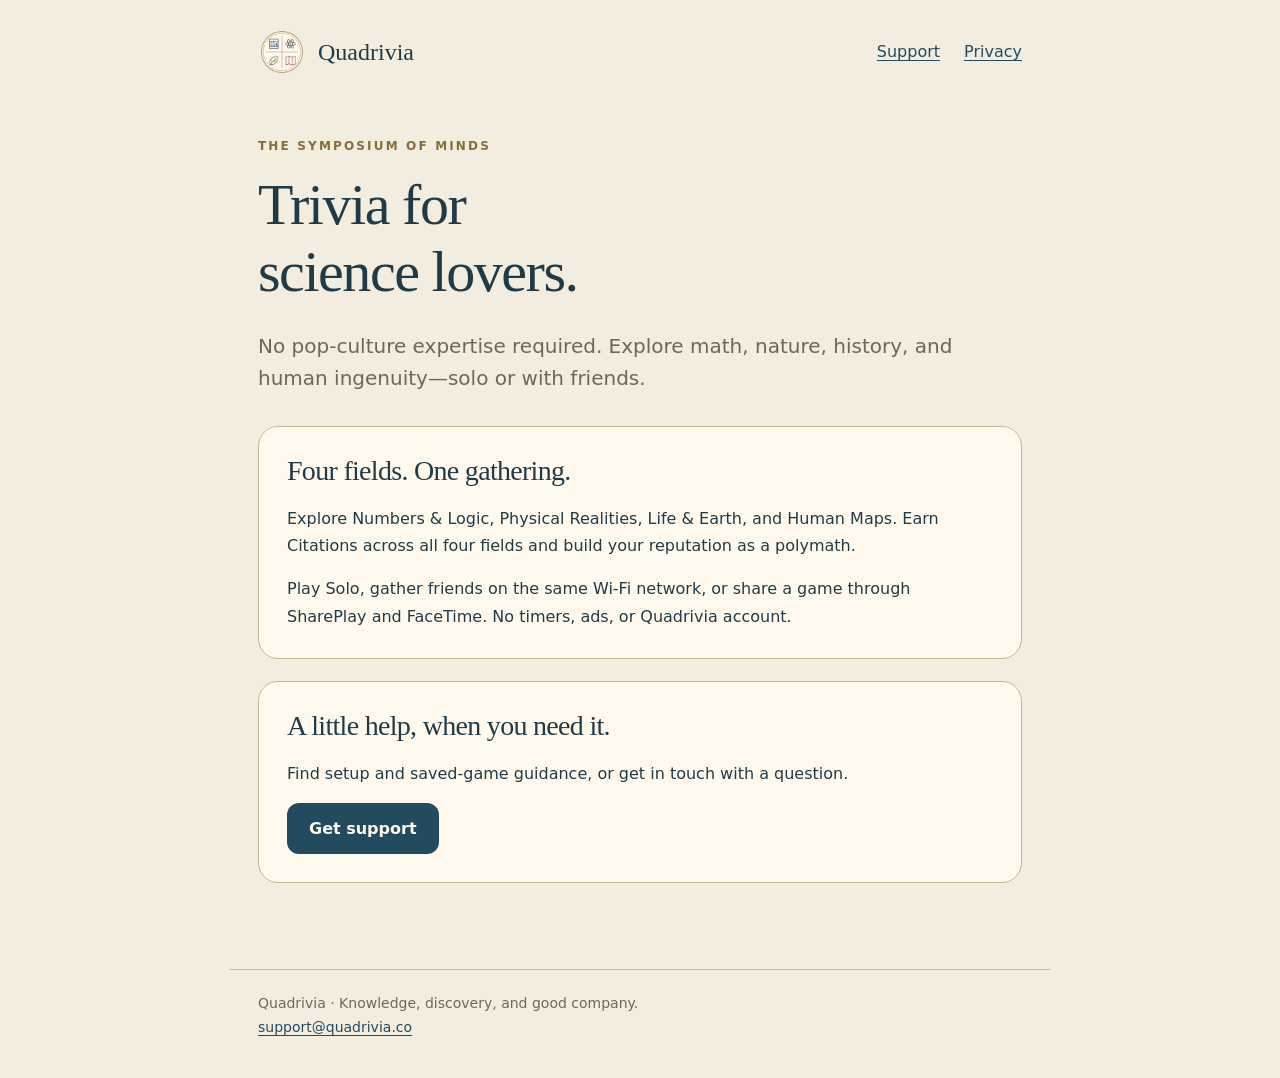
<file: index.html>
<!doctype html><html lang="en"><head><meta charset="utf-8"><meta name="viewport" content="width=device-width,initial-scale=1"><meta name="description" content="Trivia for science lovers. No pop-culture expertise required. Explore math, nature, history, and human ingenuity."><title>Trivia for science lovers · Quadrivia</title><link rel="stylesheet" href="style.css"><link rel="icon" href="icon.png"></head><body><header><a href=""><img src="icon.png" alt="">Quadrivia</a><nav aria-label="Main navigation"><a href="support/">Support</a><a href="privacy/">Privacy</a></nav></header><main><p class="eyebrow">The Symposium of Minds</p><h1>Trivia for<br>science lovers.</h1><p class="intro">No pop-culture expertise required. Explore math, nature, history, and human ingenuity—solo or with friends.</p><section><h2>Four fields. One gathering.</h2><p>Explore Numbers &amp; Logic, Physical Realities, Life &amp; Earth, and Human Maps. Earn Citations across all four fields and build your reputation as a polymath.</p><p>Play Solo, gather friends on the same Wi-Fi network, or share a game through SharePlay and FaceTime. No timers, ads, or Quadrivia account.</p></section><section><h2>A little help, when you need it.</h2><p>Find setup and saved-game guidance, or get in touch with a question.</p><a class="button" href="support/">Get support</a></section></main><footer>Quadrivia · Knowledge, discovery, and good company.<br><a href="mailto:support@quadrivia.co">support@quadrivia.co</a></footer></body></html>
</file>
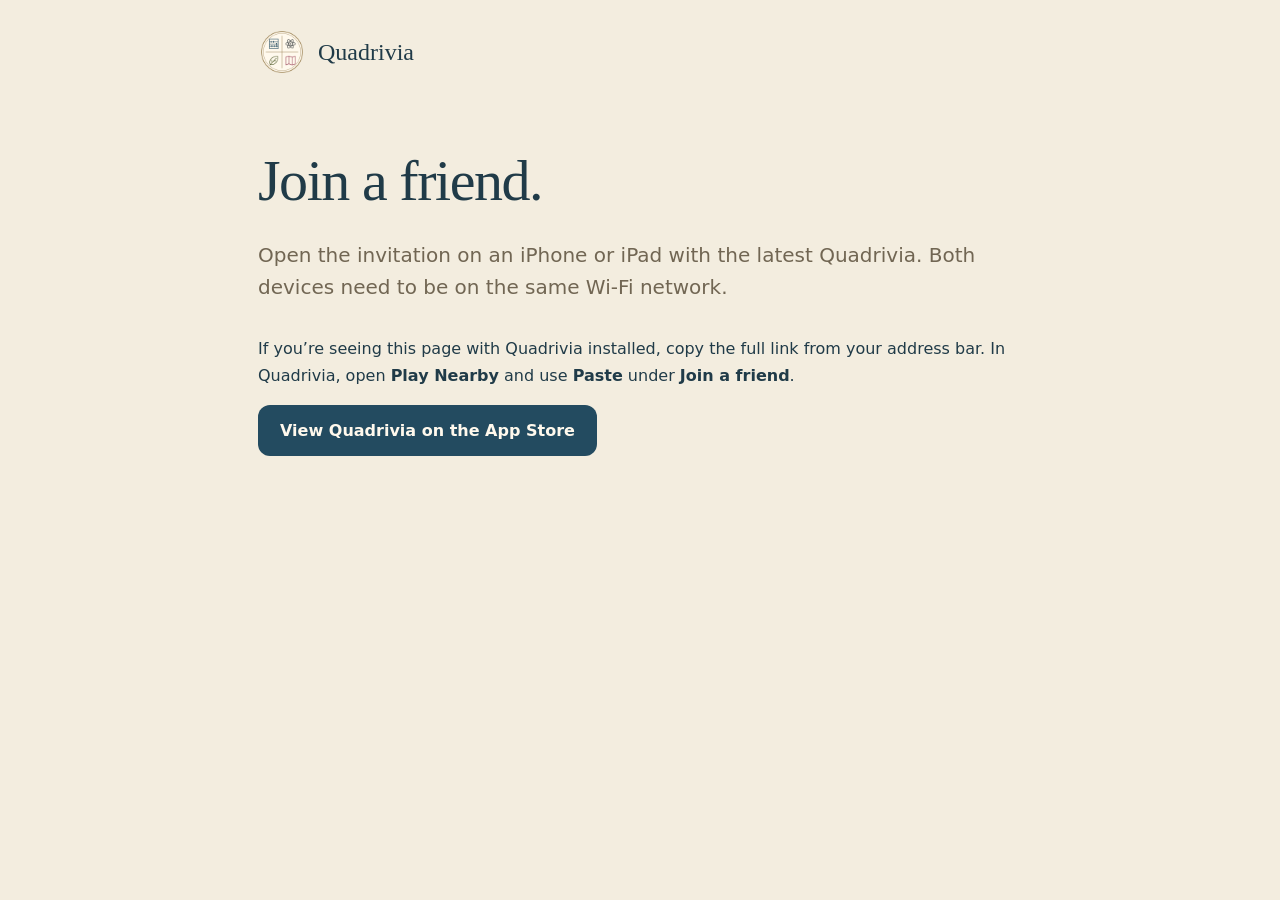
<file: join/index.html>
<!doctype html>
<html lang="en">
<head>
  <meta charset="utf-8">
  <meta name="viewport" content="width=device-width, initial-scale=1">
  <meta name="referrer" content="no-referrer">
  <meta name="robots" content="noindex">
  <meta name="description" content="Request a seat at your friend’s Quadrivia table.">
  <meta property="og:title" content="Join me for Quadrivia">
  <meta property="og:description" content="Request a seat at your friend’s table.">
  <meta property="og:image" content="https://jchaykow.github.io/quadrivia-support/icon.png">
  <title>Join a friend · Quadrivia</title>
  <link rel="icon" href="../icon.png">
  <link rel="stylesheet" href="../style.css">
</head>
<body>
  <header><a href="../"><img src="../icon.png" alt="">Quadrivia</a></header>
  <main>
    <h1>Join a friend.</h1>
    <p class="intro">Open the invitation on an iPhone or iPad with the latest Quadrivia. Both devices need to be on the same Wi-Fi network.</p>
    <p>If you’re seeing this page with Quadrivia installed, copy the full link from your address bar. In Quadrivia, open <strong>Play Nearby</strong> and use <strong>Paste</strong> under <strong>Join a friend</strong>.</p>
    <a class="button" href="https://apps.apple.com/us/app/quadrivia/id6830515751">View Quadrivia on the App Store</a>
  </main>
</body>
</html>
</file>
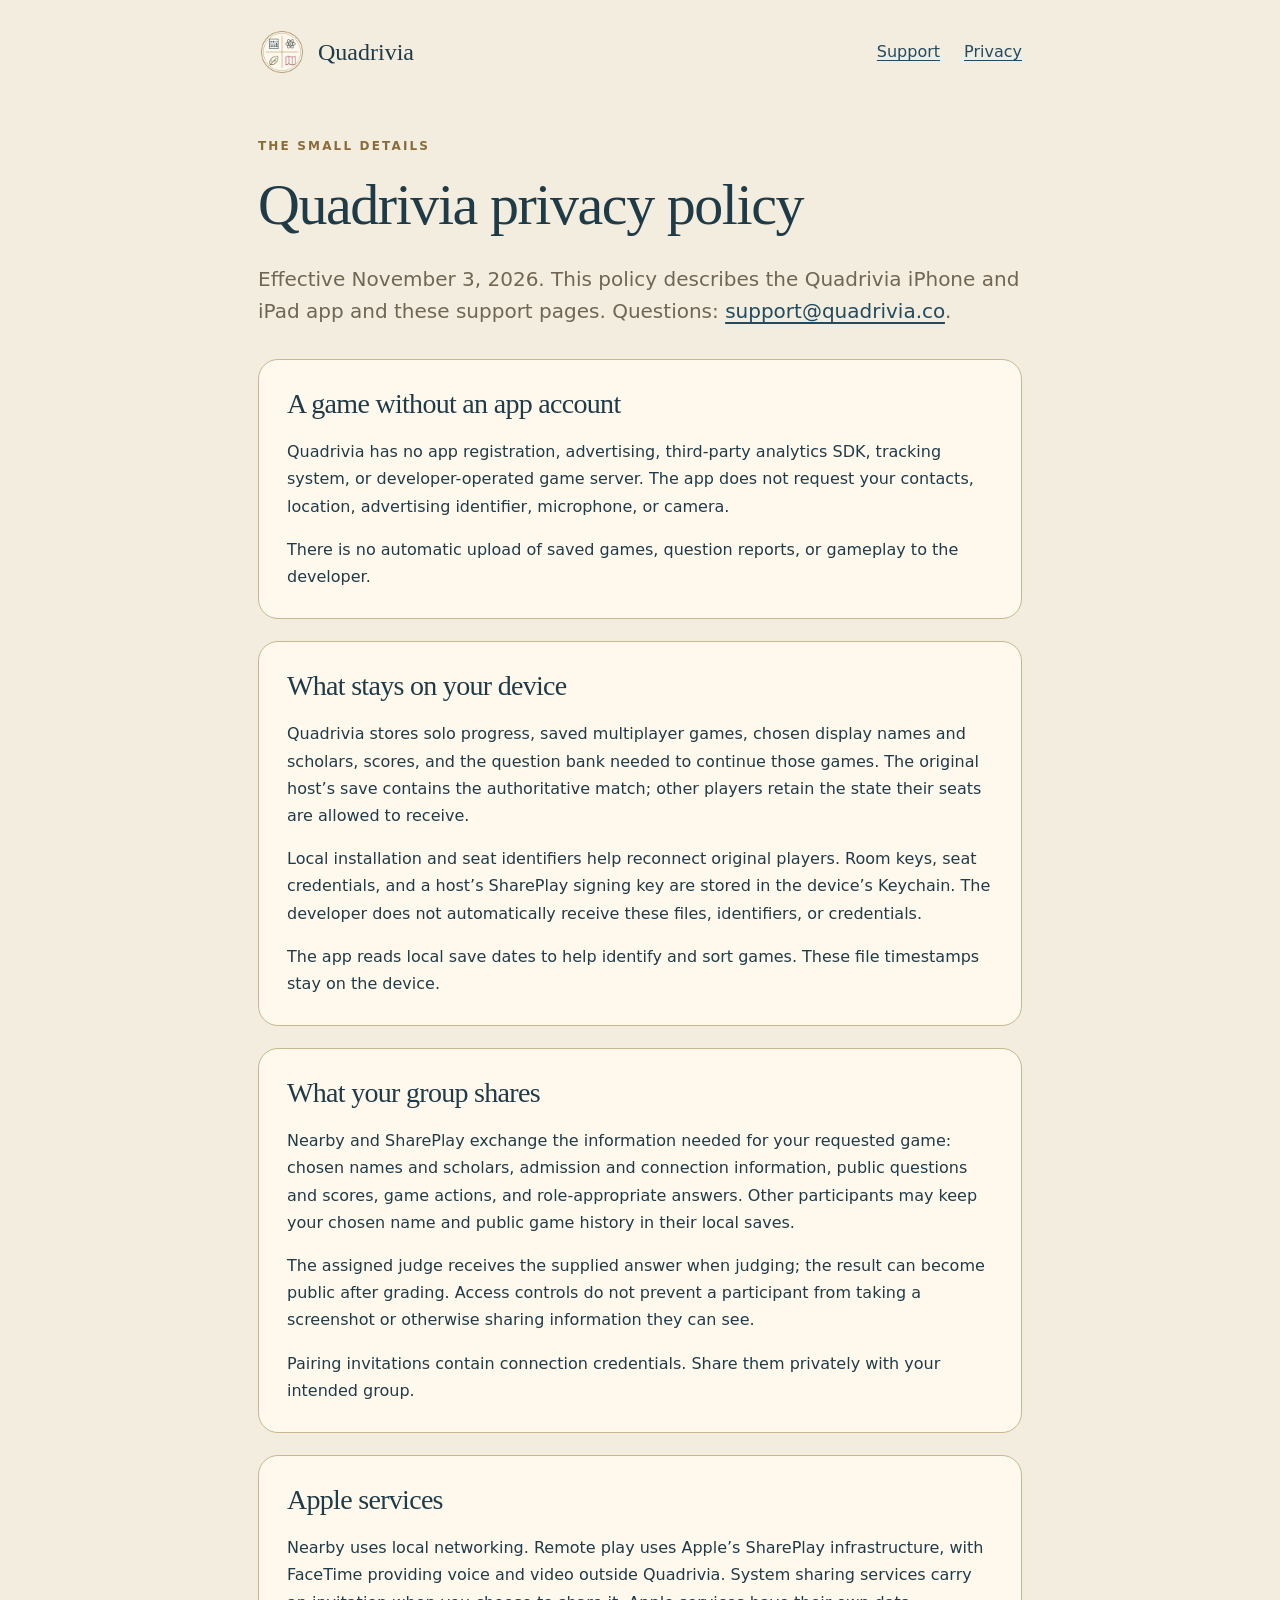
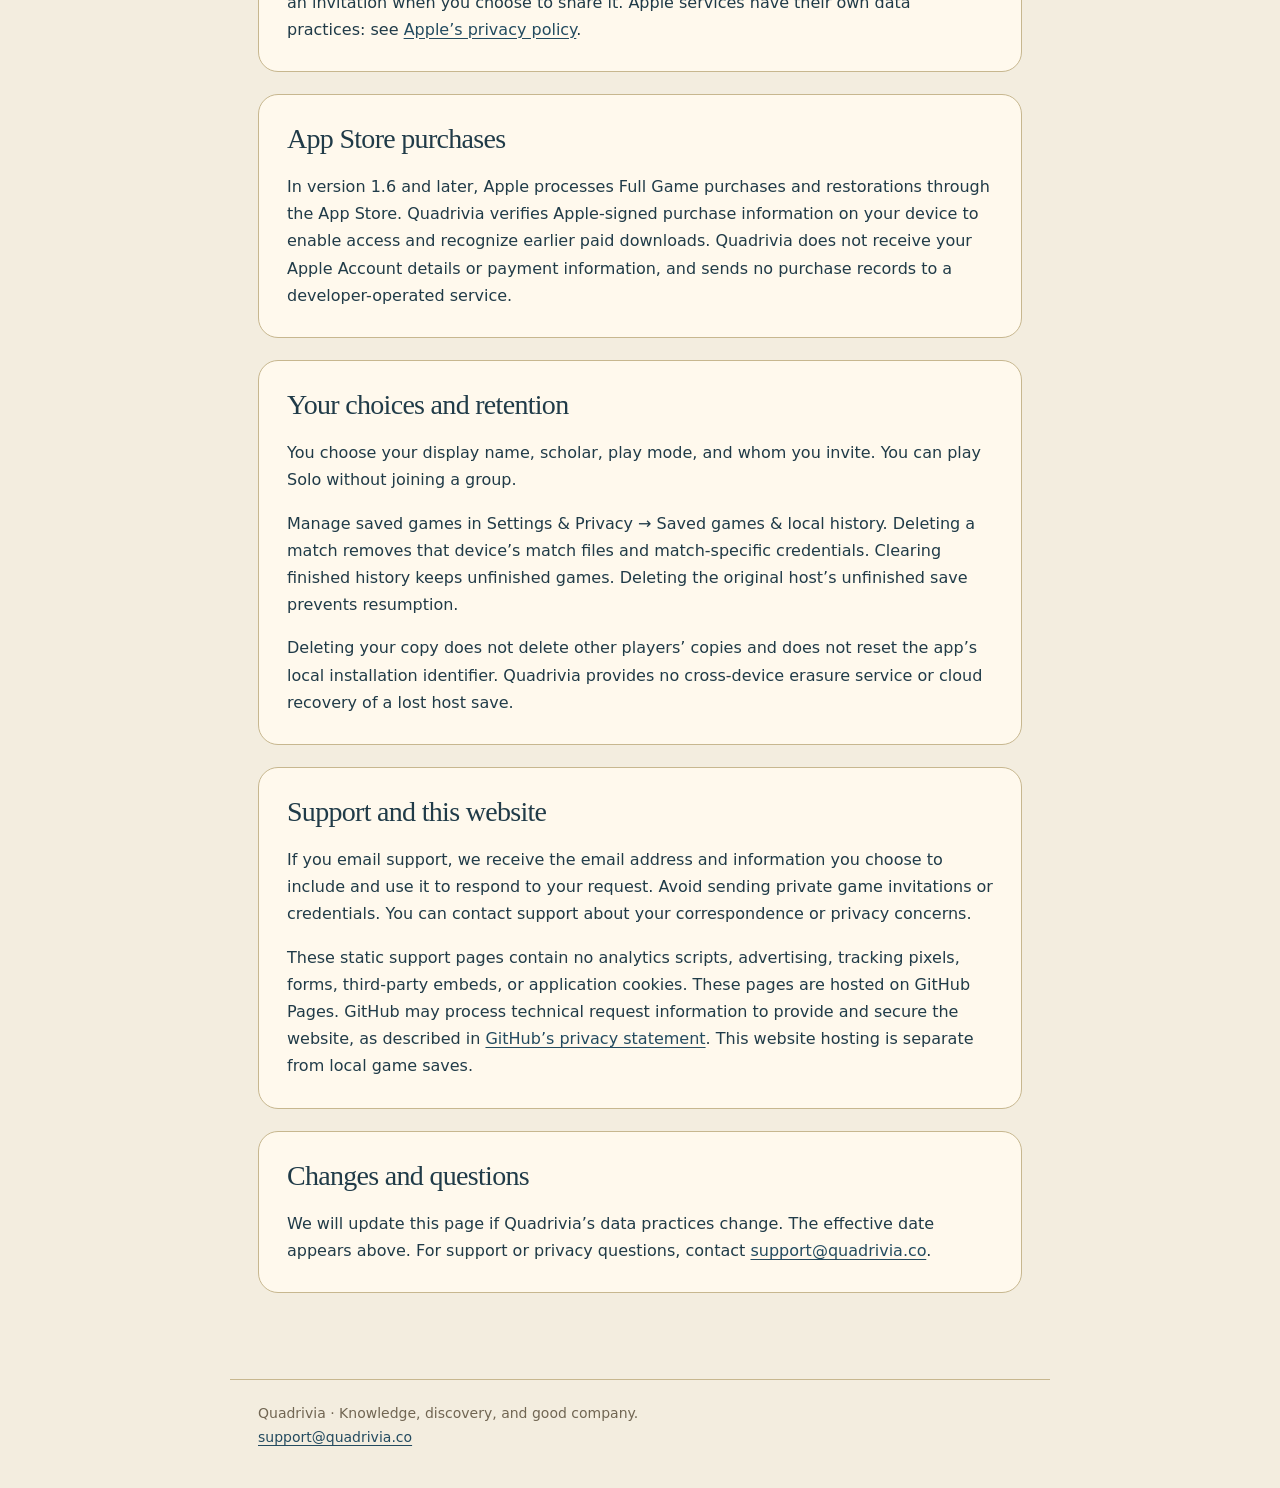
<file: privacy/index.html>
<!doctype html><html lang="en"><head><meta charset="utf-8"><meta name="viewport" content="width=device-width,initial-scale=1"><meta name="description" content="Privacy policy"><title>Privacy policy · Quadrivia</title><link rel="stylesheet" href="../style.css"><link rel="icon" href="../icon.png"></head><body><header><a href="../"><img src="../icon.png" alt="">Quadrivia</a><nav aria-label="Main navigation"><a href="../support/">Support</a><a href="../privacy/">Privacy</a></nav></header><main><p class="eyebrow">The small details</p><h1>Quadrivia privacy policy</h1><p class="intro">Effective November 3, 2026. This policy describes the Quadrivia iPhone and iPad app and these support pages. Questions: <a href="mailto:support@quadrivia.co">support@quadrivia.co</a>.</p><section><h2>A game without an app account</h2><p>Quadrivia has no app registration, advertising, third-party analytics SDK, tracking system, or developer-operated game server. The app does not request your contacts, location, advertising identifier, microphone, or camera.</p><p>There is no automatic upload of saved games, question reports, or gameplay to the developer.</p></section><section><h2>What stays on your device</h2><p>Quadrivia stores solo progress, saved multiplayer games, chosen display names and scholars, scores, and the question bank needed to continue those games. The original host’s save contains the authoritative match; other players retain the state their seats are allowed to receive.</p><p>Local installation and seat identifiers help reconnect original players. Room keys, seat credentials, and a host’s SharePlay signing key are stored in the device’s Keychain. The developer does not automatically receive these files, identifiers, or credentials.</p><p>The app reads local save dates to help identify and sort games. These file timestamps stay on the device.</p></section><section><h2>What your group shares</h2><p>Nearby and SharePlay exchange the information needed for your requested game: chosen names and scholars, admission and connection information, public questions and scores, game actions, and role-appropriate answers. Other participants may keep your chosen name and public game history in their local saves.</p><p>The assigned judge receives the supplied answer when judging; the result can become public after grading. Access controls do not prevent a participant from taking a screenshot or otherwise sharing information they can see.</p><p>Pairing invitations contain connection credentials. Share them privately with your intended group.</p></section><section><h2>Apple services</h2><p>Nearby uses local networking. Remote play uses Apple’s SharePlay infrastructure, with FaceTime providing voice and video outside Quadrivia. System sharing services carry an invitation when you choose to share it. Apple services have their own data practices: see <a href="https://www.apple.com/legal/privacy/">Apple’s privacy policy</a>.</p></section><section><h2>App Store purchases</h2><p>In version 1.6 and later, Apple processes Full Game purchases and restorations through the App Store. Quadrivia verifies Apple-signed purchase information on your device to enable access and recognize earlier paid downloads. Quadrivia does not receive your Apple Account details or payment information, and sends no purchase records to a developer-operated service.</p></section><section><h2>Your choices and retention</h2><p>You choose your display name, scholar, play mode, and whom you invite. You can play Solo without joining a group.</p><p>Manage saved games in Settings &amp; Privacy → Saved games &amp; local history. Deleting a match removes that device’s match files and match-specific credentials. Clearing finished history keeps unfinished games. Deleting the original host’s unfinished save prevents resumption.</p><p>Deleting your copy does not delete other players’ copies and does not reset the app’s local installation identifier. Quadrivia provides no cross-device erasure service or cloud recovery of a lost host save.</p></section><section><h2>Support and this website</h2><p>If you email support, we receive the email address and information you choose to include and use it to respond to your request. Avoid sending private game invitations or credentials. You can contact support about your correspondence or privacy concerns.</p><p>These static support pages contain no analytics scripts, advertising, tracking pixels, forms, third-party embeds, or application cookies. These pages are hosted on GitHub Pages. GitHub may process technical request information to provide and secure the website, as described in <a href="https://docs.github.com/en/site-policy/privacy-policies/github-general-privacy-statement">GitHub’s privacy statement</a>. This website hosting is separate from local game saves.</p></section><section><h2>Changes and questions</h2><p>We will update this page if Quadrivia’s data practices change. The effective date appears above. For support or privacy questions, contact <a href="mailto:support@quadrivia.co">support@quadrivia.co</a>.</p></section></main><footer>Quadrivia · Knowledge, discovery, and good company.<br><a href="mailto:support@quadrivia.co">support@quadrivia.co</a></footer></body></html>
</file>
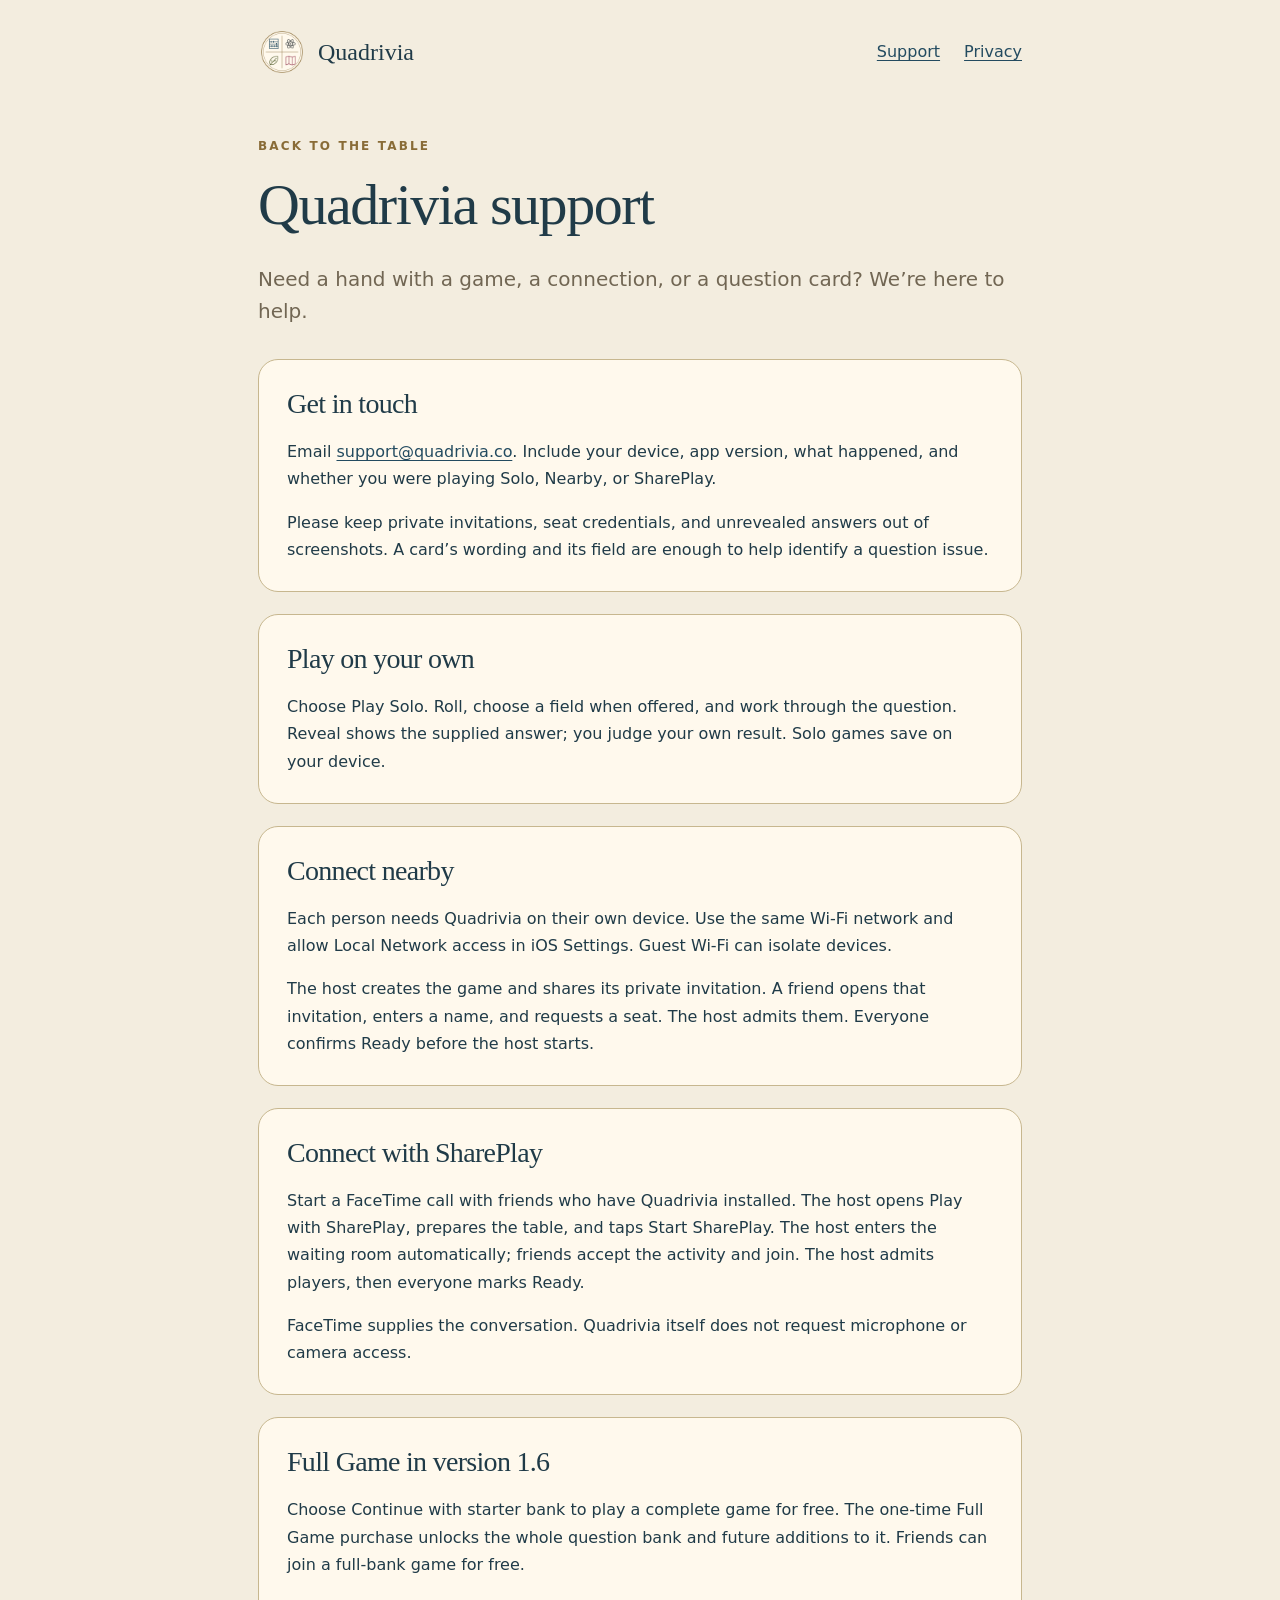
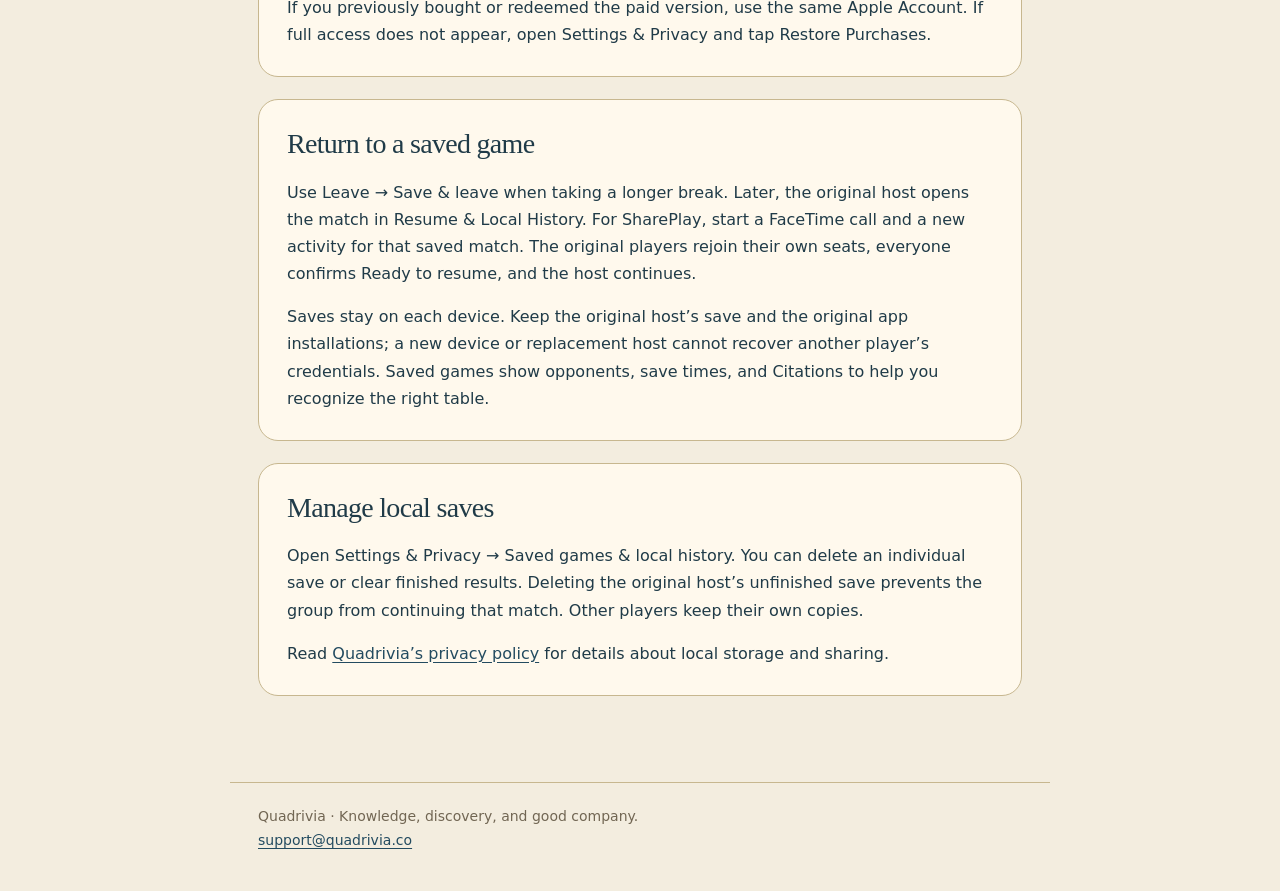
<file: support/index.html>
<!doctype html><html lang="en"><head><meta charset="utf-8"><meta name="viewport" content="width=device-width,initial-scale=1"><meta name="description" content="Support"><title>Support · Quadrivia</title><link rel="stylesheet" href="../style.css"><link rel="icon" href="../icon.png"></head><body><header><a href="../"><img src="../icon.png" alt="">Quadrivia</a><nav aria-label="Main navigation"><a href="../support/">Support</a><a href="../privacy/">Privacy</a></nav></header><main><p class="eyebrow">Back to the table</p><h1>Quadrivia support</h1><p class="intro">Need a hand with a game, a connection, or a question card? We’re here to help.</p><section><h2>Get in touch</h2><p>Email <a href="mailto:support@quadrivia.co">support@quadrivia.co</a>. Include your device, app version, what happened, and whether you were playing Solo, Nearby, or SharePlay.</p><p>Please keep private invitations, seat credentials, and unrevealed answers out of screenshots. A card’s wording and its field are enough to help identify a question issue.</p></section><section><h2>Play on your own</h2><p>Choose Play Solo. Roll, choose a field when offered, and work through the question. Reveal shows the supplied answer; you judge your own result. Solo games save on your device.</p></section><section><h2>Connect nearby</h2><p>Each person needs Quadrivia on their own device. Use the same Wi-Fi network and allow Local Network access in iOS Settings. Guest Wi-Fi can isolate devices.</p><p>The host creates the game and shares its private invitation. A friend opens that invitation, enters a name, and requests a seat. The host admits them. Everyone confirms Ready before the host starts.</p></section><section><h2>Connect with SharePlay</h2><p>Start a FaceTime call with friends who have Quadrivia installed. The host opens Play with SharePlay, prepares the table, and taps Start SharePlay. The host enters the waiting room automatically; friends accept the activity and join. The host admits players, then everyone marks Ready.</p><p>FaceTime supplies the conversation. Quadrivia itself does not request microphone or camera access.</p></section><section><h2>Full Game in version 1.6</h2><p>Choose Continue with starter bank to play a complete game for free. The one-time Full Game purchase unlocks the whole question bank and future additions to it. Friends can join a full-bank game for free.</p><p>If you previously bought or redeemed the paid version, use the same Apple Account. If full access does not appear, open Settings &amp; Privacy and tap Restore Purchases.</p></section><section><h2>Return to a saved game</h2><p>Use Leave → Save &amp; leave when taking a longer break. Later, the original host opens the match in Resume &amp; Local History. For SharePlay, start a FaceTime call and a new activity for that saved match. The original players rejoin their own seats, everyone confirms Ready to resume, and the host continues.</p><p>Saves stay on each device. Keep the original host’s save and the original app installations; a new device or replacement host cannot recover another player’s credentials. Saved games show opponents, save times, and Citations to help you recognize the right table.</p></section><section><h2>Manage local saves</h2><p>Open Settings &amp; Privacy → Saved games &amp; local history. You can delete an individual save or clear finished results. Deleting the original host’s unfinished save prevents the group from continuing that match. Other players keep their own copies.</p><p>Read <a href="../privacy/">Quadrivia’s privacy policy</a> for details about local storage and sharing.</p></section></main><footer>Quadrivia · Knowledge, discovery, and good company.<br><a href="mailto:support@quadrivia.co">support@quadrivia.co</a></footer></body></html>
</file>
<file: style.css>
*{box-sizing:border-box}html{color-scheme:light dark}body{margin:0;background:#f3eddf;color:#203b48;font-family:system-ui,-apple-system,BlinkMacSystemFont,sans-serif;line-height:1.7}a{color:#234b60;text-underline-offset:.2em}header,main,footer{max-width:820px;margin:auto;padding:28px}header{display:flex;align-items:center;justify-content:space-between;gap:24px;flex-wrap:wrap}nav{display:flex;gap:24px}header>a{display:flex;align-items:center;gap:12px;text-decoration:none;color:inherit;font-family:Georgia,serif;font-size:24px}header img{width:48px;height:48px;border-radius:12px}main{padding-top:32px;padding-bottom:64px}h1,h2{font-family:Georgia,serif;font-weight:400;line-height:1.15;letter-spacing:-.025em}h1{font-size:clamp(38px,7vw,58px);margin:12px 0 24px}h2{font-size:28px;margin:0 0 18px}p{margin:0 0 16px}.eyebrow{font-size:12px;letter-spacing:.18em;text-transform:uppercase;color:#896c37;font-weight:600}.intro{font-size:20px;line-height:1.6;color:#716653;margin-bottom:32px}section{background:#fff9ed;border:1px solid #c7b78f;border-radius:20px;padding:28px;margin:22px 0}.button{display:inline-block;background:#234b60;color:#fff9ed;border-radius:12px;padding:12px 22px;text-decoration:none;font-weight:600}li{margin-bottom:10px}.quiet,footer{font-size:14px;color:#716653}footer{border-top:1px solid #c7b78f;padding-top:22px;padding-bottom:38px}a:focus-visible{outline:3px solid #896c37;outline-offset:5px}section p:last-child{margin-bottom:0}@media(max-width:520px){header,main,footer{padding-left:20px;padding-right:20px}section{padding:22px}nav{gap:18px}}@media(prefers-color-scheme:dark){body{background:#101d24;color:#f1e7d0}section{background:#1c2e37;border-color:#657269}a{color:#dcc99c}.intro,.quiet,footer{color:#c2baa7}.eyebrow{color:#d4bc83}.button{background:#dcc99c;color:#17313f}footer{border-color:#657269}}
</file>
